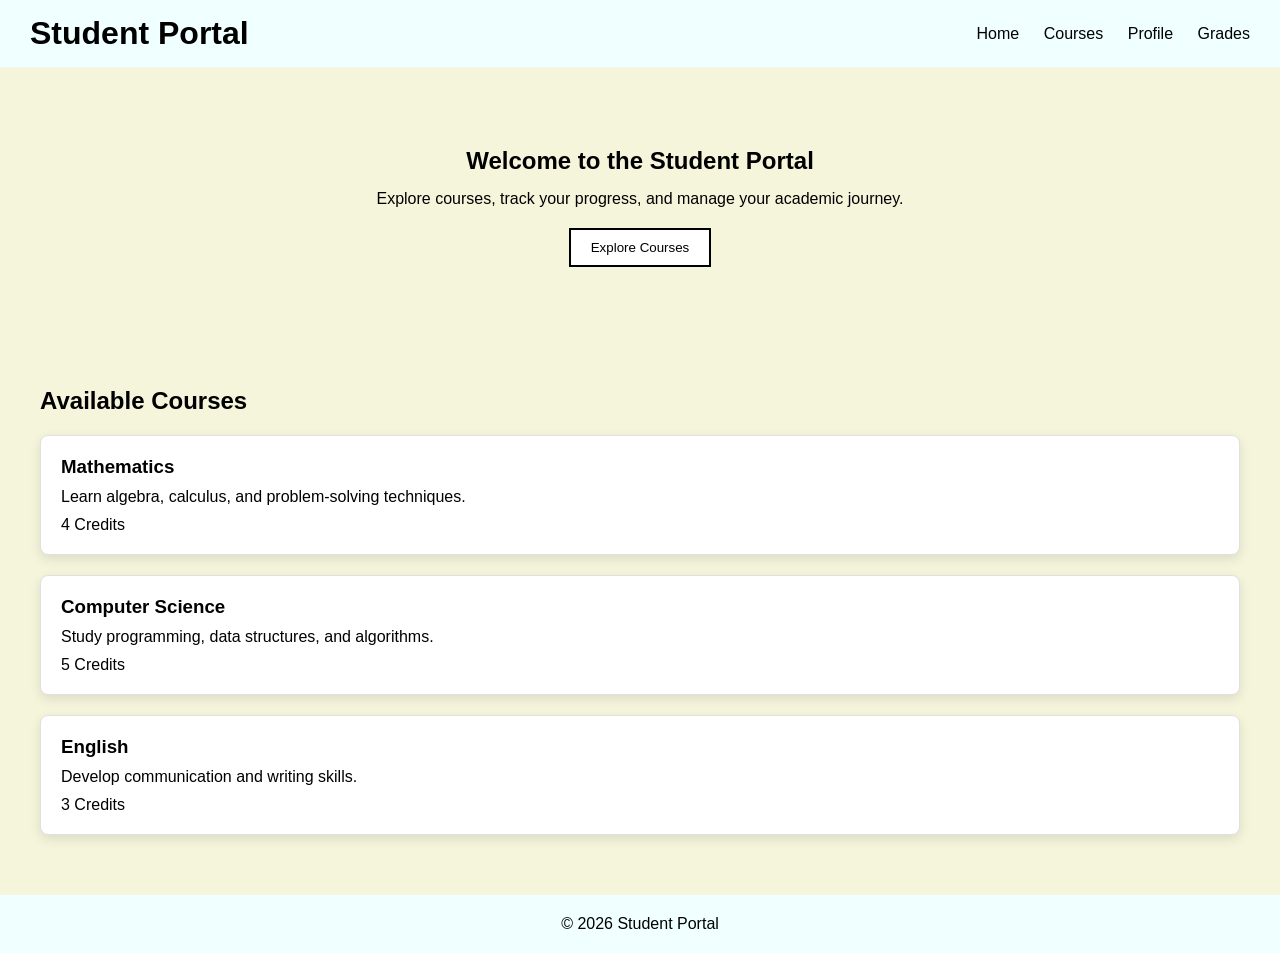
<file: index.html>
<!DOCTYPE html>
<html lang="en">
<head>
    <meta charset="UTF-8">
    <meta name="viewport" content="width=device-width, initial-scale=1.0">
    <title>Student Portal</title>
    <link rel="stylesheet" href="style.css">
</head>
<body>
    <header>
        <h1>Student Portal</h1>
        <nav>
            <ul>
                <li><a href="#hero">Home</a></li>
                <li><a href="#courses">Courses</a></li>
                <li><a href="#profile">Profile</a></li>
                <li><a href="#grades">Grades</a></li>
            </ul>
        </nav>
    </header>

    <main>
        <section id="hero">
            <h1>Welcome to the Student Portal</h1>
            <p>Explore courses, track your progress, and manage your academic journey.</p>
            <button>Explore Courses</button>
        </section>

        <section id="courses">
            <h2>Available Courses</h2>

            <article class="course-card">
                <h3>Mathematics</h3>
                <p>Learn algebra, calculus, and problem-solving techniques.</p>
                <span>4 Credits</span>
            </article>

            <article class="course-card">
                <h3>Computer Science</h3>
                <p>Study programming, data structures, and algorithms.</p>
                <span>5 Credits</span>
            </article>

            <article class="course-card">
                <h3>English</h3>
                <p>Develop communication and writing skills.</p>
                <span>3 Credits</span>
            </article>
        </section>
    </main>

    <footer>
        <p>&copy; 2026 Student Portal</p>
    </footer>
</body>
</html>
</file>
<file: style.css>
* {
    margin: 0;
    padding: 0;
    box-sizing: border-box;
}

body {
    font-family: Arial, sans-serif;
    background-color: beige;
    color: black;
}

header {
    padding: 15px 30px;
    background-color: azure;
    display: flex;
    justify-content: space-between;
    align-items: center;
}

nav ul {
    list-style: none;
}

nav li {
    display: inline-block;
    margin-left: 20px;
}

nav a {
    text-decoration: none;
    color: black;
}

#hero {
    text-align: center;
    padding: 80px 20px;
}

#hero h1 {
    margin-bottom: 15px;
}

#hero p {
    margin-bottom: 20px;
}

#hero button {
    padding: 10px 20px;
    border: 2px solid black;
    background-color: white;
    cursor: pointer;
}

#hero button:hover {
    background-color: black;
    color: white;
}

#courses {
    padding: 40px;
}

#courses h2 {
    margin-bottom: 20px;
}

.course-card {
    padding: 20px;
    border: 1px solid #e0e0e0;
    border-radius: 8px;
    box-shadow: 0 4px 12px rgba(0, 0, 0, 0.1);
    margin-bottom: 20px;
    background-color: white;
}

.course-card h3 {
    margin-bottom: 10px;
}

.course-card p {
    margin-bottom: 10px;
}

footer {
    text-align: center;
    padding: 20px;
    background-color: azure;
}
</file>
